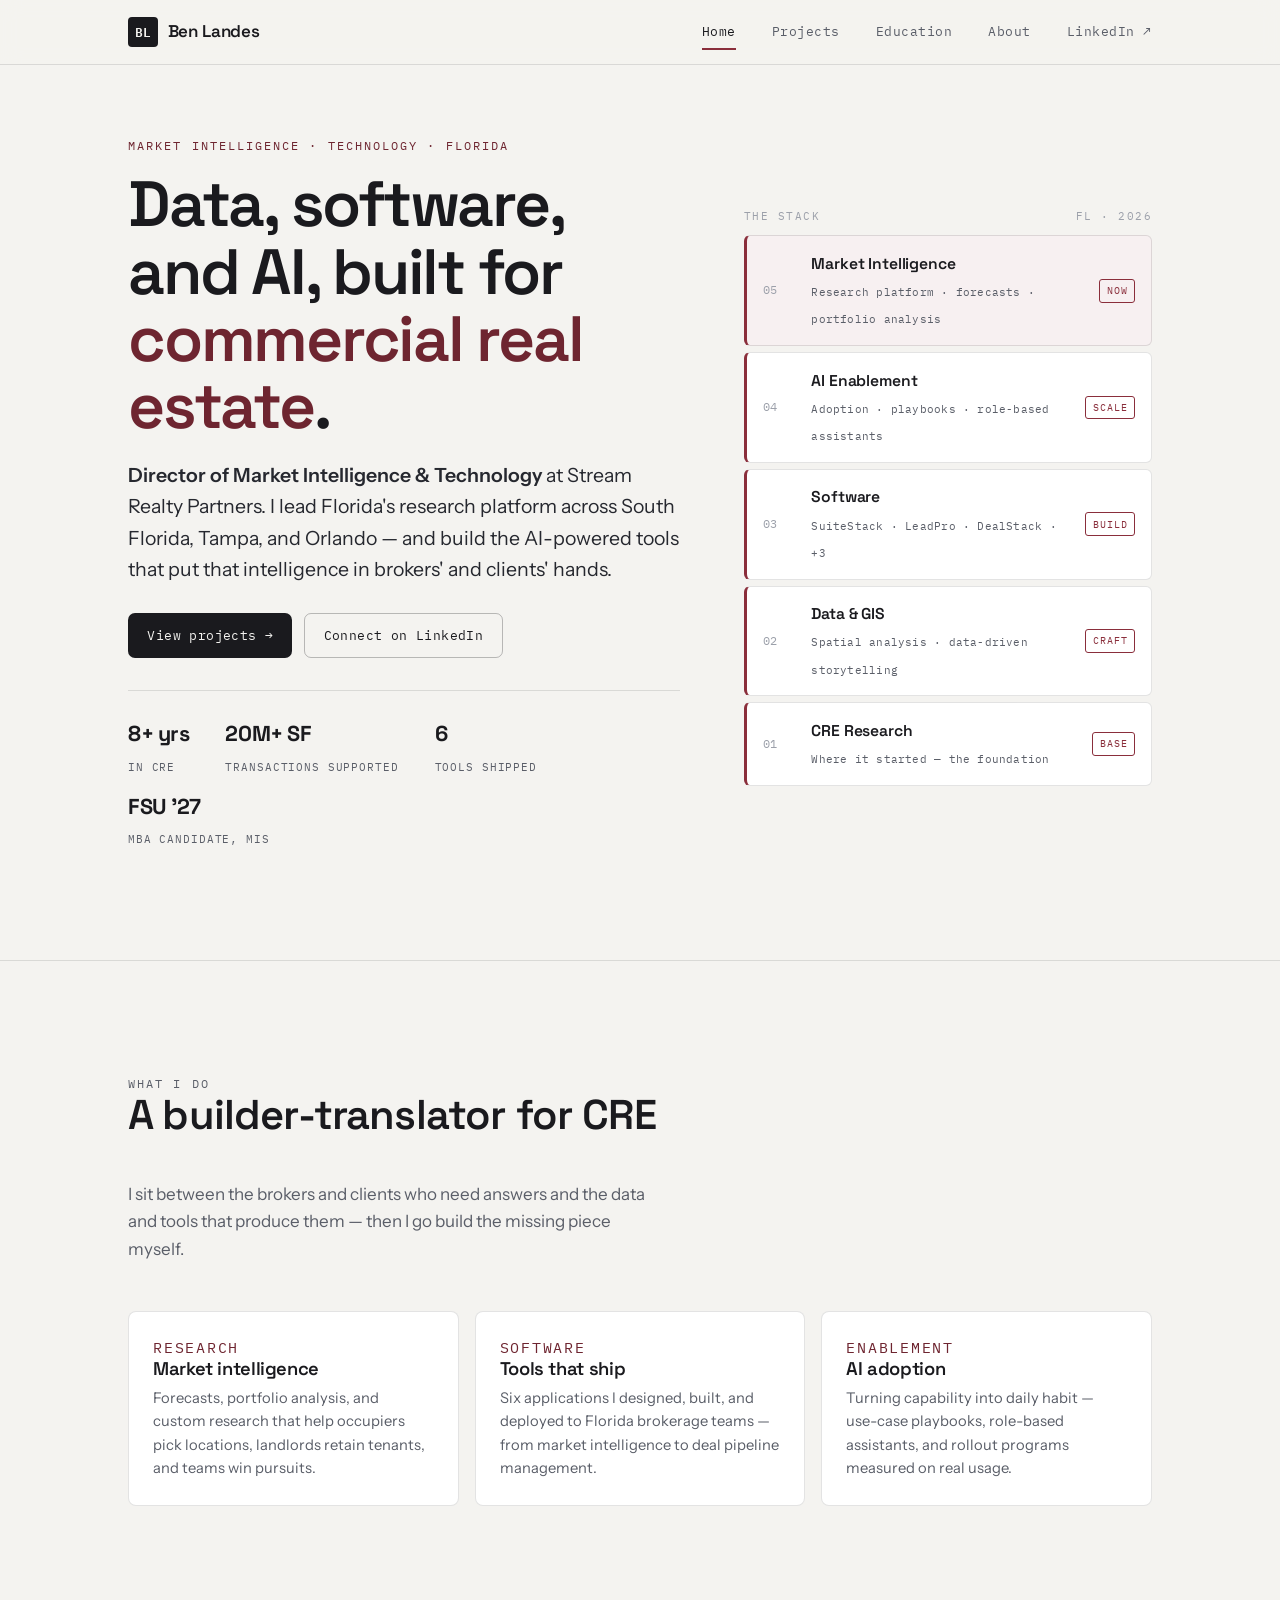
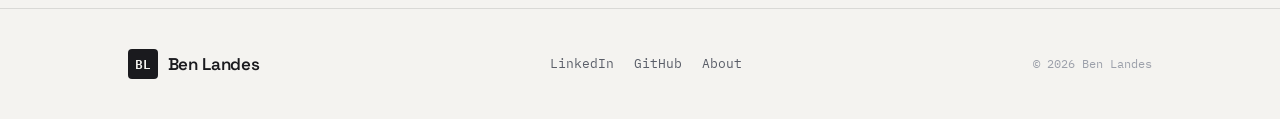
<file: index.html>
<!DOCTYPE html>
<html lang="en">
<head>
<meta charset="UTF-8">
<meta name="viewport" content="width=device-width, initial-scale=1">
<title>Ben Landes — Market Intelligence & Technology in CRE</title>
<meta name="description" content="Ben Landes is Director of Market Intelligence & Technology at Stream Realty Partners, leading Florida's research platform and building the AI-powered tools behind it.">
<link rel="preconnect" href="https://fonts.googleapis.com">
<link rel="preconnect" href="https://fonts.gstatic.com" crossorigin>
<link href="https://fonts.googleapis.com/css2?family=Space+Grotesk:wght@400;500;600;700&family=Instrument+Sans:wght@400;500;600&family=IBM+Plex+Mono:wght@400;500&display=swap" rel="stylesheet">
<link rel="stylesheet" href="assets/css/styles.css">
</head>
<body>

<header class="nav">
  <div class="wrap nav__inner">
    <a class="brand" href="index.html"><span class="brand__mark">BL</span> Ben Landes</a>
    <button class="nav__toggle" aria-label="Menu" aria-expanded="false"><span></span><span></span><span></span></button>
    <nav class="nav__links">
      <a href="index.html" aria-current="page">Home</a>
      <a href="projects/">Projects</a>
      <a href="education/">Education</a>
      <a href="about/">About</a>
      <a href="https://www.linkedin.com/in/benjamin-r-landes/" target="_blank" rel="noopener">LinkedIn ↗</a>
    </nav>
  </div>
</header>

<main>
  <section class="hero section">
    <div class="wrap">
      <div class="hero__grid">
        <div>
          <p class="eyebrow reveal in">Market Intelligence · Technology · Florida</p>
          <h1 class="reveal in">Data, software, and AI, built for <em>commercial real estate</em>.</h1>
          <p class="hero__role reveal in">
            <strong>Director of Market Intelligence &amp; Technology</strong> at Stream Realty Partners.
            I lead Florida's research platform across South Florida, Tampa, and Orlando — and build
            the AI-powered tools that put that intelligence in brokers' and clients' hands.
          </p>
          <div class="hero__cta reveal in">
            <a class="btn btn--solid" href="projects/">View projects <span class="btn__arrow">→</span></a>
            <a class="btn btn--ghost" href="https://www.linkedin.com/in/benjamin-r-landes/" target="_blank" rel="noopener">Connect on LinkedIn</a>
          </div>
          <div class="stats reveal in">
            <div class="stat"><b>8+ yrs</b><span>in CRE</span></div>
            <div class="stat"><b>20M+ SF</b><span>transactions supported</span></div>
            <div class="stat"><b>6</b><span>tools shipped</span></div>
            <div class="stat"><b>FSU '27</b><span>MBA candidate, MIS</span></div>
          </div>
        </div>

        <!-- Signature: the career stack, read like a building stacking plan -->
        <div class="hero__stack">
          <div class="stack" aria-label="Career stack">
            <div class="stack__cap"><span>The stack</span><span>FL · 2026</span></div>
            <div class="floor floor--current reveal" style="--i:0">
              <span class="floor__no">05</span>
              <span><span class="floor__label">Market Intelligence</span><br><span class="floor__sub">Research platform · forecasts · portfolio analysis</span></span>
              <span class="floor__tag">Now</span>
            </div>
            <div class="floor reveal" style="--i:1">
              <span class="floor__no">04</span>
              <span><span class="floor__label">AI Enablement</span><br><span class="floor__sub">Adoption · playbooks · role-based assistants</span></span>
              <span class="floor__tag">Scale</span>
            </div>
            <div class="floor reveal" style="--i:2">
              <span class="floor__no">03</span>
              <span><span class="floor__label">Software</span><br><span class="floor__sub">SuiteStack · LeadPro · DealStack · +3</span></span>
              <span class="floor__tag">Build</span>
            </div>
            <div class="floor reveal" style="--i:3">
              <span class="floor__no">02</span>
              <span><span class="floor__label">Data &amp; GIS</span><br><span class="floor__sub">Spatial analysis · data-driven storytelling</span></span>
              <span class="floor__tag">Craft</span>
            </div>
            <div class="floor reveal" style="--i:4">
              <span class="floor__no">01</span>
              <span><span class="floor__label">CRE Research</span><br><span class="floor__sub">Where it started — the foundation</span></span>
              <span class="floor__tag">Base</span>
            </div>
          </div>
        </div>
      </div>
    </div>
  </section>

  <hr class="rule">

  <section class="section">
    <div class="wrap">
      <div class="head">
        <div>
          <p class="eyebrow">What I do</p>
          <h2>A builder-translator for CRE</h2>
        </div>
        <p>I sit between the brokers and clients who need answers and the data and tools that produce them — then I go build the missing piece myself.</p>
      </div>
      <div class="cards" style="grid-template-columns:repeat(auto-fill,minmax(300px,1fr))">
        <div class="card" style="background:#fff;border-color:var(--line)">
          <p class="card__kind" style="color:var(--bay-deep)">Research</p>
          <h3 style="color:var(--ink)">Market intelligence</h3>
          <p style="color:var(--slate)">Forecasts, portfolio analysis, and custom research that help occupiers pick locations, landlords retain tenants, and teams win pursuits.</p>
        </div>
        <div class="card" style="background:#fff;border-color:var(--line)">
          <p class="card__kind" style="color:var(--bay-deep)">Software</p>
          <h3 style="color:var(--ink)">Tools that ship</h3>
          <p style="color:var(--slate)">Six applications I designed, built, and deployed to Florida brokerage teams — from market intelligence to deal pipeline management.</p>
        </div>
        <div class="card" style="background:#fff;border-color:var(--line)">
          <p class="card__kind" style="color:var(--bay-deep)">Enablement</p>
          <h3 style="color:var(--ink)">AI adoption</h3>
          <p style="color:var(--slate)">Turning capability into daily habit — use-case playbooks, role-based assistants, and rollout programs measured on real usage.</p>
        </div>
      </div>
    </div>
  </section>
</main>

<footer class="footer">
  <div class="wrap footer__inner">
    <a class="brand" href="index.html"><span class="brand__mark">BL</span> Ben Landes</a>
    <div class="footer__links">
      <a href="https://www.linkedin.com/in/benjamin-r-landes/" target="_blank" rel="noopener">LinkedIn</a>
      <a href="https://github.com/blanddes37-2" target="_blank" rel="noopener">GitHub</a>
      <a href="about/">About</a>
    </div>
    <small>© 2026 Ben Landes</small>
  </div>
</footer>

<script src="assets/js/main.js"></script>
</body>
</html>
</file>
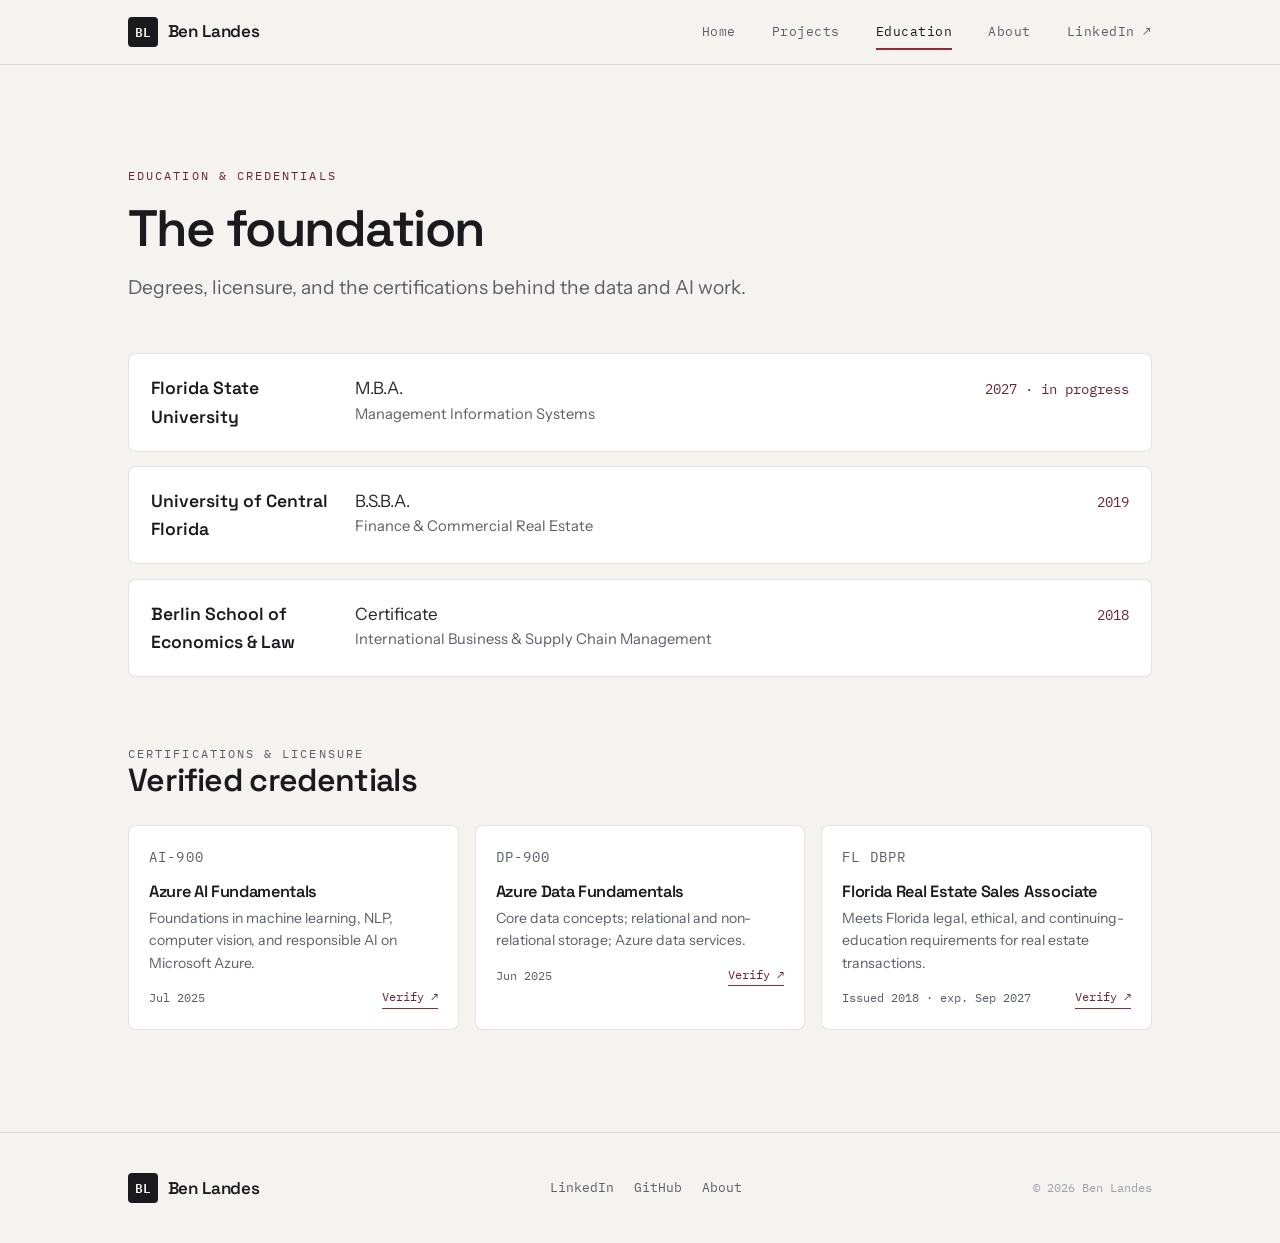
<file: education/index.html>
<!DOCTYPE html>
<html lang="en">
<head>
<meta charset="UTF-8">
<meta name="viewport" content="width=device-width, initial-scale=1">
<title>Education & Credentials — Ben Landes</title>
<meta name="description" content="Education and credentials — MBA (FSU, in progress), B.S.B.A. (UCF), Azure AI & Data Fundamentals, and Florida real estate licensure.">
<link rel="preconnect" href="https://fonts.googleapis.com">
<link rel="preconnect" href="https://fonts.gstatic.com" crossorigin>
<link href="https://fonts.googleapis.com/css2?family=Space+Grotesk:wght@400;500;600;700&family=Instrument+Sans:wght@400;500;600&family=IBM+Plex+Mono:wght@400;500&display=swap" rel="stylesheet">
<link rel="stylesheet" href="../assets/css/styles.css">
</head>
<body>

<header class="nav">
  <div class="wrap nav__inner">
    <a class="brand" href="../index.html"><span class="brand__mark">BL</span> Ben Landes</a>
    <button class="nav__toggle" aria-label="Menu" aria-expanded="false"><span></span><span></span><span></span></button>
    <nav class="nav__links">
      <a href="../index.html">Home</a>
      <a href="../projects/">Projects</a>
      <a href="../education/" aria-current="page">Education</a>
      <a href="../about/">About</a>
      <a href="https://www.linkedin.com/in/benjamin-r-landes/" target="_blank" rel="noopener">LinkedIn ↗</a>
    </nav>
  </div>
</header>

<main>
  <section class="section" style="padding-bottom:2rem">
    <div class="wrap">
      <p class="eyebrow reveal in">Education &amp; credentials</p>
      <h1 class="reveal in" style="font-size:clamp(2.2rem,5vw,3.2rem);letter-spacing:-0.03em">The foundation</h1>
      <p class="lede reveal in" style="margin-top:1rem">Degrees, licensure, and the certifications behind the data and AI work.</p>
    </div>
  </section>

  <section class="section" style="padding-top:0">
    <div class="wrap">
      <div class="edu">
        <div class="edu__row reveal">
          <span class="edu__school">Florida State University</span>
          <span class="edu__deg">M.B.A.<span>Management Information Systems</span></span>
          <span class="edu__year">2027 · in progress</span>
        </div>
        <div class="edu__row reveal">
          <span class="edu__school">University of Central Florida</span>
          <span class="edu__deg">B.S.B.A.<span>Finance &amp; Commercial Real Estate</span></span>
          <span class="edu__year">2019</span>
        </div>
        <div class="edu__row reveal">
          <span class="edu__school">Berlin School of Economics &amp; Law</span>
          <span class="edu__deg">Certificate<span>International Business &amp; Supply Chain Management</span></span>
          <span class="edu__year">2018</span>
        </div>
      </div>

      <div class="head" style="margin-top:3.5rem;margin-bottom:1rem">
        <div><p class="eyebrow">Certifications &amp; licensure</p><h2 style="font-size:clamp(1.5rem,3vw,2rem)">Verified credentials</h2></div>
      </div>
      <div class="certs">
        <div class="cert reveal">
          <p class="cert__code">AI-900</p>
          <h3>Azure AI Fundamentals</h3>
          <p>Foundations in machine learning, NLP, computer vision, and responsible AI on Microsoft Azure.</p>
          <div class="cert__meta"><span>Jul 2025</span><a href="https://learn.microsoft.com/api/credentials/share/en-us/BenLandes-1990/A8EA95C2310E3043?sharingId=5110D66802661016" target="_blank" rel="noopener">Verify ↗</a></div>
        </div>
        <div class="cert reveal">
          <p class="cert__code">DP-900</p>
          <h3>Azure Data Fundamentals</h3>
          <p>Core data concepts; relational and non-relational storage; Azure data services.</p>
          <div class="cert__meta"><span>Jun 2025</span><a href="https://learn.microsoft.com/api/credentials/share/en-us/BenLandes-1990/E66FED058CBB8F0C?sharingId=5110D66802661016" target="_blank" rel="noopener">Verify ↗</a></div>
        </div>
        <div class="cert reveal">
          <p class="cert__code">FL DBPR</p>
          <h3>Florida Real Estate Sales Associate</h3>
          <p>Meets Florida legal, ethical, and continuing-education requirements for real estate transactions.</p>
          <div class="cert__meta"><span>Issued 2018 · exp. Sep 2027</span><a href="https://www.myfloridalicense.com/wl11.asp?mode=0&SID=&brd=&typ=N" target="_blank" rel="noopener">Verify ↗</a></div>
        </div>
      </div>
    </div>
  </section>
</main>

<footer class="footer">
  <div class="wrap footer__inner">
    <a class="brand" href="../index.html"><span class="brand__mark">BL</span> Ben Landes</a>
    <div class="footer__links">
      <a href="https://www.linkedin.com/in/benjamin-r-landes/" target="_blank" rel="noopener">LinkedIn</a>
      <a href="https://github.com/blanddes37-2" target="_blank" rel="noopener">GitHub</a>
      <a href="../about/">About</a>
    </div>
    <small>© 2026 Ben Landes</small>
  </div>
</footer>

<script src="../assets/js/main.js"></script>
</body>
</html>
</file>
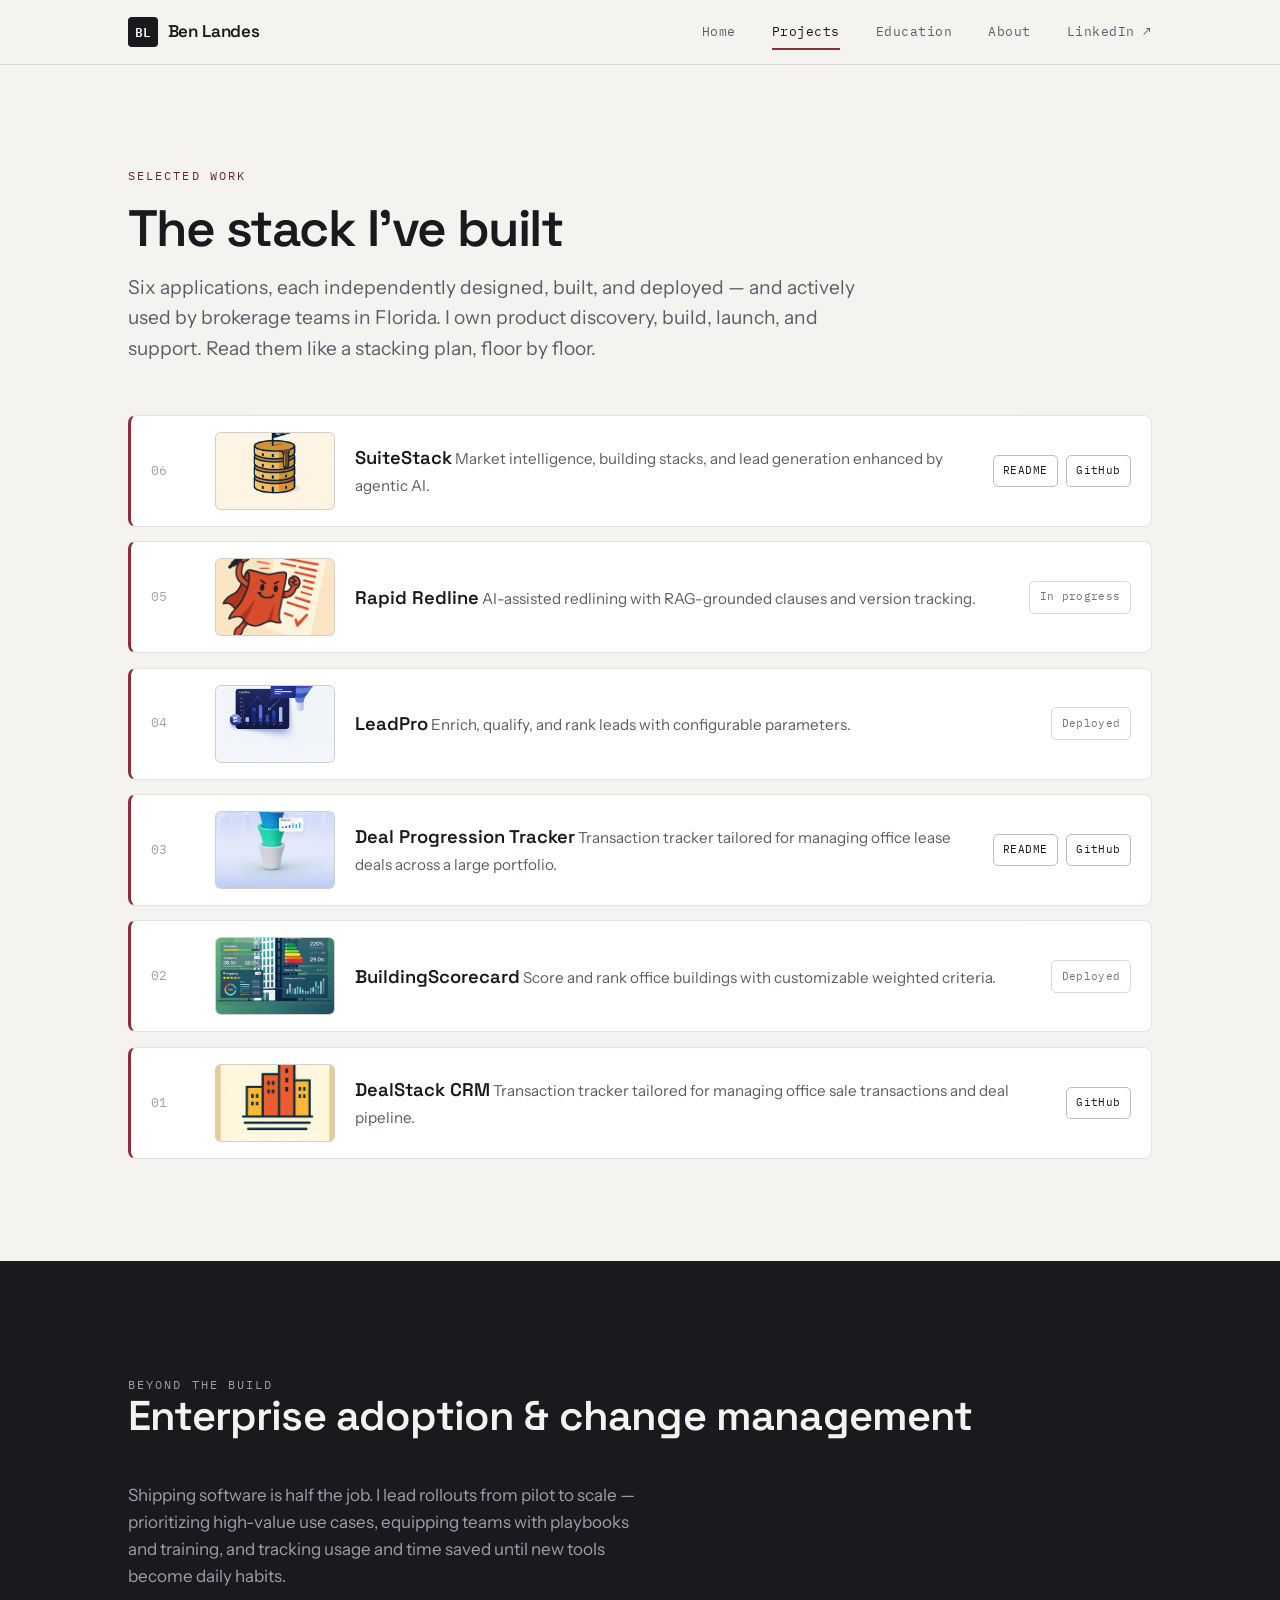
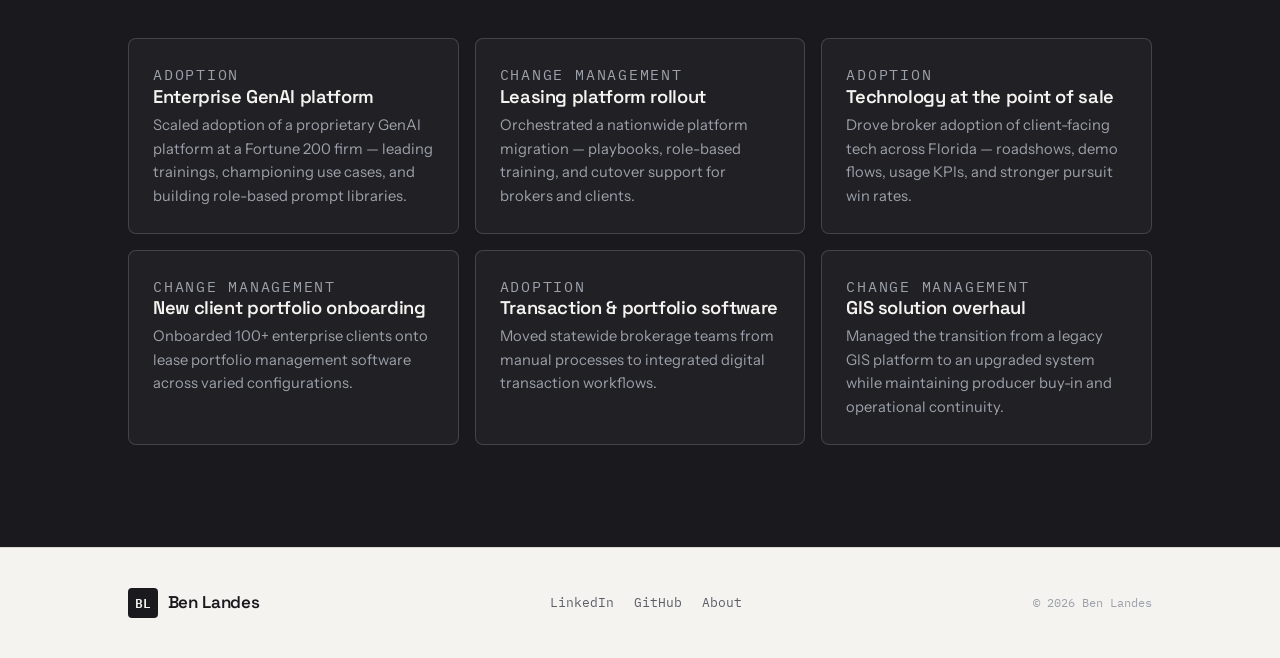
<file: projects/index.html>
<!DOCTYPE html>
<html lang="en">
<head>
<meta charset="UTF-8">
<meta name="viewport" content="width=device-width, initial-scale=1">
<title>Projects — Ben Landes</title>
<meta name="description" content="AI-powered software and enterprise adoption work by Ben Landes — SuiteStack, LeadPro, DealStack, and more, built and deployed to CRE brokerage teams.">
<link rel="preconnect" href="https://fonts.googleapis.com">
<link rel="preconnect" href="https://fonts.gstatic.com" crossorigin>
<link href="https://fonts.googleapis.com/css2?family=Space+Grotesk:wght@400;500;600;700&family=Instrument+Sans:wght@400;500;600&family=IBM+Plex+Mono:wght@400;500&display=swap" rel="stylesheet">
<link rel="stylesheet" href="../assets/css/styles.css">
</head>
<body>

<header class="nav">
  <div class="wrap nav__inner">
    <a class="brand" href="../index.html"><span class="brand__mark">BL</span> Ben Landes</a>
    <button class="nav__toggle" aria-label="Menu" aria-expanded="false"><span></span><span></span><span></span></button>
    <nav class="nav__links">
      <a href="../index.html">Home</a>
      <a href="../projects/" aria-current="page">Projects</a>
      <a href="../education/">Education</a>
      <a href="../about/">About</a>
      <a href="https://www.linkedin.com/in/benjamin-r-landes/" target="_blank" rel="noopener">LinkedIn ↗</a>
    </nav>
  </div>
</header>

<main>
  <section class="section" style="padding-bottom:2rem">
    <div class="wrap">
      <p class="eyebrow reveal in">Selected work</p>
      <h1 class="reveal in" style="font-size:clamp(2.2rem,5vw,3.2rem);letter-spacing:-0.03em">The stack I've built</h1>
      <p class="lede reveal in" style="margin-top:1rem">
        Six applications, each independently designed, built, and deployed — and actively used by
        brokerage teams in Florida. I own product discovery, build, launch, and support.
        Read them like a stacking plan, floor by floor.
      </p>
    </div>
  </section>

  <section class="section" style="padding-top:0">
    <div class="wrap">
      <div class="projects">

        <article class="pfloor reveal">
          <span class="pfloor__no">06</span>
          <span class="pfloor__thumb"><img src="/assets/images/suitestack.png" alt="SuiteStack interface" loading="lazy"></span>
          <span>
            <span class="pfloor__name">SuiteStack</span>
            <span class="pfloor__desc">Market intelligence, building stacks, and lead generation enhanced by agentic AI.</span>
          </span>
          <span class="pfloor__links">
            <a class="chip" href="https://drive.google.com/file/d/1oEg4yZOQt5UbojRklyVos-aXffVx2c_b/view?usp=sharing" target="_blank" rel="noopener">README</a>
            <a class="chip" href="https://github.com/blanddes37-2/SuiteStack" target="_blank" rel="noopener">GitHub</a>
          </span>
        </article>

        <article class="pfloor reveal">
          <span class="pfloor__no">05</span>
          <span class="pfloor__thumb"><img src="/assets/images/rapid-redline.png" alt="Rapid Redline" loading="lazy"></span>
          <span>
            <span class="pfloor__name">Rapid Redline</span>
            <span class="pfloor__desc">AI-assisted redlining with RAG-grounded clauses and version tracking.</span>
          </span>
          <span class="pfloor__links"><span class="chip" style="opacity:.6;cursor:default">In progress</span></span>
        </article>

        <article class="pfloor reveal">
          <span class="pfloor__no">04</span>
          <span class="pfloor__thumb"><img src="/assets/images/leadpro.png" alt="LeadPro" loading="lazy"></span>
          <span>
            <span class="pfloor__name">LeadPro</span>
            <span class="pfloor__desc">Enrich, qualify, and rank leads with configurable parameters.</span>
          </span>
          <span class="pfloor__links"><span class="chip" style="opacity:.6;cursor:default">Deployed</span></span>
        </article>

        <article class="pfloor reveal">
          <span class="pfloor__no">03</span>
          <span class="pfloor__thumb"><img src="/assets/images/deal-progression.png" alt="Deal Progression Tracker" loading="lazy"></span>
          <span>
            <span class="pfloor__name">Deal Progression Tracker</span>
            <span class="pfloor__desc">Transaction tracker tailored for managing office lease deals across a large portfolio.</span>
          </span>
          <span class="pfloor__links">
            <a class="chip" href="https://github.com/blanddes37-2/DealProgressionTracker/blob/7ab68e609211adbf55b8c4f73f602a891db555db/README.md" target="_blank" rel="noopener">README</a>
            <a class="chip" href="https://github.com/blanddes37-2/DealProgressionTracker" target="_blank" rel="noopener">GitHub</a>
          </span>
        </article>

        <article class="pfloor reveal">
          <span class="pfloor__no">02</span>
          <span class="pfloor__thumb"><img src="/assets/images/building-scorecard.png" alt="BuildingScorecard" loading="lazy"></span>
          <span>
            <span class="pfloor__name">BuildingScorecard</span>
            <span class="pfloor__desc">Score and rank office buildings with customizable weighted criteria.</span>
          </span>
          <span class="pfloor__links"><span class="chip" style="opacity:.6;cursor:default">Deployed</span></span>
        </article>

        <article class="pfloor reveal">
          <span class="pfloor__no">01</span>
          <span class="pfloor__thumb"><img src="/assets/images/dealstack.png" alt="DealStack CRM" loading="lazy"></span>
          <span>
            <span class="pfloor__name">DealStack CRM</span>
            <span class="pfloor__desc">Transaction tracker tailored for managing office sale transactions and deal pipeline.</span>
          </span>
          <span class="pfloor__links">
            <a class="chip" href="https://github.com/blandes-37-2/DealStack" target="_blank" rel="noopener">GitHub</a>
          </span>
        </article>

      </div>
    </div>
  </section>

  <section class="section band">
    <div class="wrap">
      <div class="head">
        <div>
          <p class="eyebrow">Beyond the build</p>
          <h2 style="color:var(--paper)">Enterprise adoption &amp; change management</h2>
        </div>
        <p>Shipping software is half the job. I lead rollouts from pilot to scale — prioritizing high-value use cases, equipping teams with playbooks and training, and tracking usage and time saved until new tools become daily habits.</p>
      </div>
      <div class="cards">
        <div class="card">
          <p class="card__kind">Adoption</p>
          <h3>Enterprise GenAI platform</h3>
          <p>Scaled adoption of a proprietary GenAI platform at a Fortune 200 firm — leading trainings, championing use cases, and building role-based prompt libraries.</p>
        </div>
        <div class="card">
          <p class="card__kind">Change management</p>
          <h3>Leasing platform rollout</h3>
          <p>Orchestrated a nationwide platform migration — playbooks, role-based training, and cutover support for brokers and clients.</p>
        </div>
        <div class="card">
          <p class="card__kind">Adoption</p>
          <h3>Technology at the point of sale</h3>
          <p>Drove broker adoption of client-facing tech across Florida — roadshows, demo flows, usage KPIs, and stronger pursuit win rates.</p>
        </div>
        <div class="card">
          <p class="card__kind">Change management</p>
          <h3>New client portfolio onboarding</h3>
          <p>Onboarded 100+ enterprise clients onto lease portfolio management software across varied configurations.</p>
        </div>
        <div class="card">
          <p class="card__kind">Adoption</p>
          <h3>Transaction &amp; portfolio software</h3>
          <p>Moved statewide brokerage teams from manual processes to integrated digital transaction workflows.</p>
        </div>
        <div class="card">
          <p class="card__kind">Change management</p>
          <h3>GIS solution overhaul</h3>
          <p>Managed the transition from a legacy GIS platform to an upgraded system while maintaining producer buy-in and operational continuity.</p>
        </div>
      </div>
    </div>
  </section>
</main>

<footer class="footer">
  <div class="wrap footer__inner">
    <a class="brand" href="../index.html"><span class="brand__mark">BL</span> Ben Landes</a>
    <div class="footer__links">
      <a href="https://www.linkedin.com/in/benjamin-r-landes/" target="_blank" rel="noopener">LinkedIn</a>
      <a href="https://github.com/blanddes37-2" target="_blank" rel="noopener">GitHub</a>
      <a href="../about/">About</a>
    </div>
    <small>© 2026 Ben Landes</small>
  </div>
</footer>

<script src="../assets/js/main.js"></script>
</body>
</html>
</file>
<file: assets/css/styles.css>
/* =========================================================
   Ben Landes — personal site
   Motif: the CRE stacking plan (floor-by-floor tenant grid)
   ========================================================= */

:root {
  --ink:      #1A1A1E;
  --ink-800:  #26282F;
  --slate:    #5A5E68;
  --slate-300:#9CA0AA;
  --paper:    #F4F3F0;
  --paper-2:  #EAE8E3;
  --line:     rgba(26, 26, 30, 0.12);
  --line-2:   rgba(26, 26, 30, 0.28);
  --bay:      #8A2E3B;   /* oxblood — primary accent */
  --bay-deep: #6E2530;
  --bay-tint: rgba(138, 46, 59, 0.08);
  --signal:   #8A2E3B;   /* marks the "current" floor (same accent) */

  --display: 'Space Grotesk', system-ui, sans-serif;
  --body:    'Instrument Sans', system-ui, sans-serif;
  --mono:    'IBM Plex Mono', ui-monospace, monospace;

  --wrap: 1120px;
  --gutter: clamp(1.25rem, 4vw, 3rem);
}

/* ---------- reset ---------- */
*, *::before, *::after { box-sizing: border-box; }
html { -webkit-text-size-adjust: 100%; scroll-behavior: smooth; }
body {
  margin: 0;
  background: var(--paper);
  color: var(--ink);
  font-family: var(--body);
  font-size: 1.0625rem;
  line-height: 1.6;
  -webkit-font-smoothing: antialiased;
  text-rendering: optimizeLegibility;
}
img { max-width: 100%; display: block; }
a { color: inherit; text-decoration: none; }
h1, h2, h3, h4 { font-family: var(--display); font-weight: 600; line-height: 1.05; margin: 0; letter-spacing: -0.02em; }

/* ---------- layout ---------- */
.wrap { width: 100%; max-width: var(--wrap); margin-inline: auto; padding-inline: var(--gutter); }
.section { padding-block: clamp(3.5rem, 8vw, 6.5rem); }
.eyebrow {
  font-family: var(--mono);
  font-size: 0.72rem;
  letter-spacing: 0.18em;
  text-transform: uppercase;
  color: var(--bay-deep);
  margin: 0 0 1rem;
}
.lede { font-size: clamp(1.05rem, 2vw, 1.2rem); color: var(--slate); max-width: 56ch; }

/* ---------- nav ---------- */
.nav {
  position: sticky; top: 0; z-index: 50;
  background: color-mix(in srgb, var(--paper) 88%, transparent);
  backdrop-filter: saturate(140%) blur(10px);
  border-bottom: 1px solid var(--line);
}
.nav__inner { display: flex; align-items: center; justify-content: space-between; min-height: 64px; }
.brand { display: flex; align-items: center; gap: 0.6rem; font-family: var(--display); font-weight: 600; letter-spacing: -0.01em; }
.brand__mark {
  width: 30px; height: 30px; border-radius: 4px;
  background: var(--ink); color: var(--paper);
  display: grid; place-items: center;
  font-family: var(--mono); font-size: 0.8rem; font-weight: 600;
}
.nav__links { display: flex; gap: clamp(1rem, 3vw, 2.25rem); align-items: center; }
.nav__links a {
  font-family: var(--mono); font-size: 0.8rem; letter-spacing: 0.04em;
  color: var(--slate); padding-block: 0.4rem; position: relative;
}
.nav__links a:hover, .nav__links a[aria-current="page"] { color: var(--ink); }
.nav__links a[aria-current="page"]::after {
  content: ""; position: absolute; left: 0; right: 0; bottom: -1px; height: 2px; background: var(--bay);
}
.nav__toggle { display: none; background: none; border: 1px solid var(--line-2); border-radius: 6px; padding: 0.4rem 0.55rem; cursor: pointer; }
.nav__toggle span { display: block; width: 18px; height: 2px; background: var(--ink); margin: 3px 0; }

/* ---------- buttons ---------- */
.btn {
  display: inline-flex; align-items: center; gap: 0.5rem;
  font-family: var(--mono); font-size: 0.82rem; letter-spacing: 0.03em;
  padding: 0.7rem 1.15rem; border-radius: 7px; border: 1px solid transparent;
  transition: transform .15s ease, background .15s ease, border-color .15s ease;
}
.btn--solid { background: var(--ink); color: var(--paper); }
.btn--solid:hover { background: var(--bay-deep); transform: translateY(-1px); }
.btn--ghost { border-color: var(--line-2); color: var(--ink); }
.btn--ghost:hover { border-color: var(--ink); transform: translateY(-1px); }
.btn__arrow { transition: transform .15s ease; }
.btn:hover .btn__arrow { transform: translateX(3px); }

/* ---------- hero ---------- */
.hero { padding-top: clamp(2.5rem, 6vw, 4.5rem); }
.hero__grid { display: grid; grid-template-columns: 1.15fr 0.85fr; gap: clamp(2rem, 5vw, 4rem); align-items: center; }
.hero h1 {
  font-size: clamp(2.4rem, 6vw, 4rem);
  letter-spacing: -0.035em;
  margin-bottom: 1.25rem;
}
.hero h1 em { font-style: normal; color: var(--bay-deep); }
.hero__role { font-size: clamp(1.05rem, 2vw, 1.22rem); color: var(--ink-800); max-width: 46ch; margin-bottom: 1.75rem; }
.hero__role strong { font-weight: 600; }
.hero__cta { display: flex; flex-wrap: wrap; gap: 0.75rem; margin-bottom: 2rem; }

/* stat strip */
.stats { display: flex; flex-wrap: wrap; gap: 0 clamp(1.25rem, 3vw, 2.25rem); border-top: 1px solid var(--line); padding-top: 1.25rem; }
.stat { padding-block: 0.35rem; }
.stat b { display: block; font-family: var(--display); font-size: 1.35rem; letter-spacing: -0.02em; }
.stat span { font-family: var(--mono); font-size: 0.68rem; letter-spacing: 0.08em; text-transform: uppercase; color: var(--slate); }

/* ---------- stacking plan (signature) ---------- */
.stack { display: flex; flex-direction: column; gap: 6px; }
.stack__cap {
  font-family: var(--mono); font-size: 0.66rem; letter-spacing: 0.14em;
  text-transform: uppercase; color: var(--slate-300); display: flex; justify-content: space-between; margin-bottom: 4px;
}
.floor {
  --floor-accent: var(--bay);
  position: relative;
  display: grid; grid-template-columns: 34px 1fr auto; align-items: center; gap: 0.9rem;
  background: #fff; border: 1px solid var(--line);
  border-left: 3px solid var(--floor-accent);
  border-radius: 6px; padding: 0.85rem 1rem;
  transition: transform .18s ease, box-shadow .18s ease, border-color .18s ease;
}
.floor:hover { transform: translateX(4px); box-shadow: 0 8px 24px rgba(22,24,29,.07); }
.floor__no { font-family: var(--mono); font-size: 0.72rem; color: var(--slate-300); }
.floor__label { font-family: var(--display); font-weight: 600; font-size: 0.98rem; letter-spacing: -0.01em; }
.floor__sub { font-family: var(--mono); font-size: 0.68rem; color: var(--slate); letter-spacing: 0.02em; }
.floor__tag {
  font-family: var(--mono); font-size: 0.6rem; letter-spacing: 0.1em; text-transform: uppercase;
  color: var(--floor-accent); border: 1px solid currentColor; border-radius: 3px; padding: 0.2rem 0.4rem;
}
.floor--current { --floor-accent: var(--signal); background: color-mix(in srgb, var(--signal) 7%, #fff); }

/* ---------- generic section headers ---------- */
.head { display: flex; align-items: flex-end; justify-content: space-between; gap: 2rem; margin-bottom: clamp(2rem, 4vw, 3rem); flex-wrap: wrap; }
.head h2 { font-size: clamp(1.8rem, 4vw, 2.6rem); }
.head p { color: var(--slate); max-width: 48ch; margin: 0.75rem 0 0; }
.rule { height: 1px; background: var(--line); border: 0; margin: 0; }

/* ---------- band (dark section) ---------- */
.band { background: var(--ink); color: var(--paper); }
.band .eyebrow { color: var(--signal); }
.band .head p { color: var(--slate-300); }
.band a.link { color: var(--paper); border-bottom: 1px solid var(--bay); }

/* ---------- project floors (projects page) ---------- */
.projects { display: flex; flex-direction: column; gap: 0.9rem; }
.pfloor {
  display: grid; grid-template-columns: 44px 120px 1fr auto; gap: 1.25rem; align-items: center;
  background: #fff; border: 1px solid var(--line); border-left: 3px solid var(--bay);
  border-radius: 8px; padding: 1rem 1.25rem;
  transition: transform .18s ease, box-shadow .18s ease;
}
.pfloor:hover { transform: translateX(4px); box-shadow: 0 10px 30px rgba(22,24,29,.08); }
.pfloor__no { font-family: var(--mono); font-size: 0.8rem; color: var(--slate-300); }
.pfloor__thumb { width: 120px; height: 78px; border-radius: 6px; overflow: hidden; background: var(--paper-2); border: 1px solid var(--line); }
.pfloor__thumb img { width: 100%; height: 100%; object-fit: cover; }
.pfloor__name { font-family: var(--display); font-weight: 600; font-size: 1.15rem; margin-bottom: 0.2rem; }
.pfloor__desc { color: var(--slate); font-size: 0.95rem; }
.pfloor__links { display: flex; gap: 0.5rem; flex-shrink: 0; }
.chip {
  font-family: var(--mono); font-size: 0.7rem; letter-spacing: 0.03em;
  border: 1px solid var(--line-2); border-radius: 5px; padding: 0.4rem 0.6rem; color: var(--ink);
  transition: background .15s ease, color .15s ease, border-color .15s ease;
}
.chip:hover { background: var(--ink); color: var(--paper); border-color: var(--ink); }

/* ---------- cards (adoption) ---------- */
.cards { display: grid; grid-template-columns: repeat(auto-fill, minmax(280px, 1fr)); gap: 1rem; }
.card { border: 1px solid rgba(246,245,241,0.16); border-radius: 8px; padding: 1.5rem; background: rgba(246,245,241,0.03); }
.card__kind { font-family: var(--mono); font-size: 0.66rem; letter-spacing: 0.12em; text-transform: uppercase; color: var(--signal); margin-bottom: 0.6rem; }
.card h3 { font-size: 1.15rem; margin-bottom: 0.5rem; }
.card p { color: var(--slate-300); font-size: 0.92rem; margin: 0; }

/* ---------- about ---------- */
.prose { max-width: 66ch; }
.prose p { margin: 0 0 1.15rem; }
.prose h2 { font-size: 1.5rem; margin: 2.5rem 0 0.75rem; }
.about__grid { display: grid; grid-template-columns: 1.4fr 1fr; gap: clamp(2rem, 5vw, 4rem); align-items: start; }
.portrait { border-radius: 10px; overflow: hidden; border: 1px solid var(--line); position: sticky; top: 88px; }
.gallery { display: grid; grid-template-columns: 1fr 1fr; gap: 0.75rem; margin-top: 2rem; }
.gallery img { border-radius: 8px; border: 1px solid var(--line); aspect-ratio: 4/3; object-fit: cover; width: 100%; }
.gallery img:first-child { grid-column: 1 / -1; aspect-ratio: 16/9; }

/* ---------- education ---------- */
.edu { display: flex; flex-direction: column; gap: 0.9rem; }
.edu__row {
  display: grid; grid-template-columns: 180px 1fr auto; gap: 1.5rem; align-items: baseline;
  border: 1px solid var(--line); border-radius: 8px; padding: 1.25rem 1.35rem; background: #fff;
}
.edu__school { font-family: var(--display); font-weight: 600; font-size: 1.1rem; }
.edu__deg { color: var(--ink-800); }
.edu__deg span { display: block; color: var(--slate); font-size: 0.92rem; }
.edu__year { font-family: var(--mono); font-size: 0.85rem; color: var(--bay-deep); }
.certs { display: grid; grid-template-columns: repeat(auto-fill, minmax(260px, 1fr)); gap: 1rem; margin-top: 1.75rem; }
.cert { border: 1px solid var(--line); border-radius: 8px; padding: 1.25rem; background: #fff; }
.cert__code { font-family: var(--mono); font-size: 0.7rem; letter-spacing: 0.08em; color: var(--bay-deep); margin-bottom: 0.5rem; }
.cert h3 { font-size: 1.02rem; margin-bottom: 0.4rem; }
.cert p { font-size: 0.88rem; color: var(--slate); margin: 0 0 0.9rem; }
.cert__meta { display: flex; justify-content: space-between; align-items: center; font-family: var(--mono); font-size: 0.72rem; color: var(--slate); }
.cert__meta a { color: var(--bay-deep); border-bottom: 1px solid var(--bay); padding-bottom: 1px; }

/* ---------- footer ---------- */
.footer { border-top: 1px solid var(--line); padding-block: 2.5rem; }
.footer__inner { display: flex; justify-content: space-between; align-items: center; gap: 1.5rem; flex-wrap: wrap; }
.footer__links { display: flex; gap: 1.25rem; font-family: var(--mono); font-size: 0.8rem; }
.footer__links a { color: var(--slate); }
.footer__links a:hover { color: var(--ink); }
.footer small { font-family: var(--mono); font-size: 0.72rem; color: var(--slate-300); }

/* ---------- reveal animation ---------- */
.reveal { opacity: 0; transform: translateY(14px); transition: opacity .6s ease, transform .6s ease; }
.reveal.in { opacity: 1; transform: none; }
.floor.reveal { transition-delay: calc(var(--i, 0) * 70ms); }

/* ---------- responsive ---------- */
@media (max-width: 860px) {
  .hero__grid, .about__grid { grid-template-columns: 1fr; }
  .portrait { position: static; max-width: 380px; }
  .hero__stack { order: -1; }
  .pfloor { grid-template-columns: 36px 1fr; grid-template-areas: "no name" "thumb desc" "links links"; }
  .pfloor__thumb { grid-area: thumb; width: 100%; height: 120px; }
  .edu__row { grid-template-columns: 1fr; gap: 0.4rem; }
}
@media (max-width: 640px) {
  .nav__links { position: absolute; top: 64px; left: 0; right: 0; background: var(--paper); flex-direction: column; align-items: flex-start; gap: 0; padding: 0.5rem var(--gutter) 1rem; border-bottom: 1px solid var(--line); display: none; }
  .nav__links.open { display: flex; }
  .nav__links a { width: 100%; padding: 0.7rem 0; border-bottom: 1px solid var(--line); }
  .nav__toggle { display: block; }
  .stats { gap: 0 1.5rem; }
}

@media (prefers-reduced-motion: reduce) {
  * { scroll-behavior: auto !important; }
  .reveal { opacity: 1; transform: none; transition: none; }
  .floor:hover, .pfloor:hover, .btn:hover { transform: none; }
}
</file>
